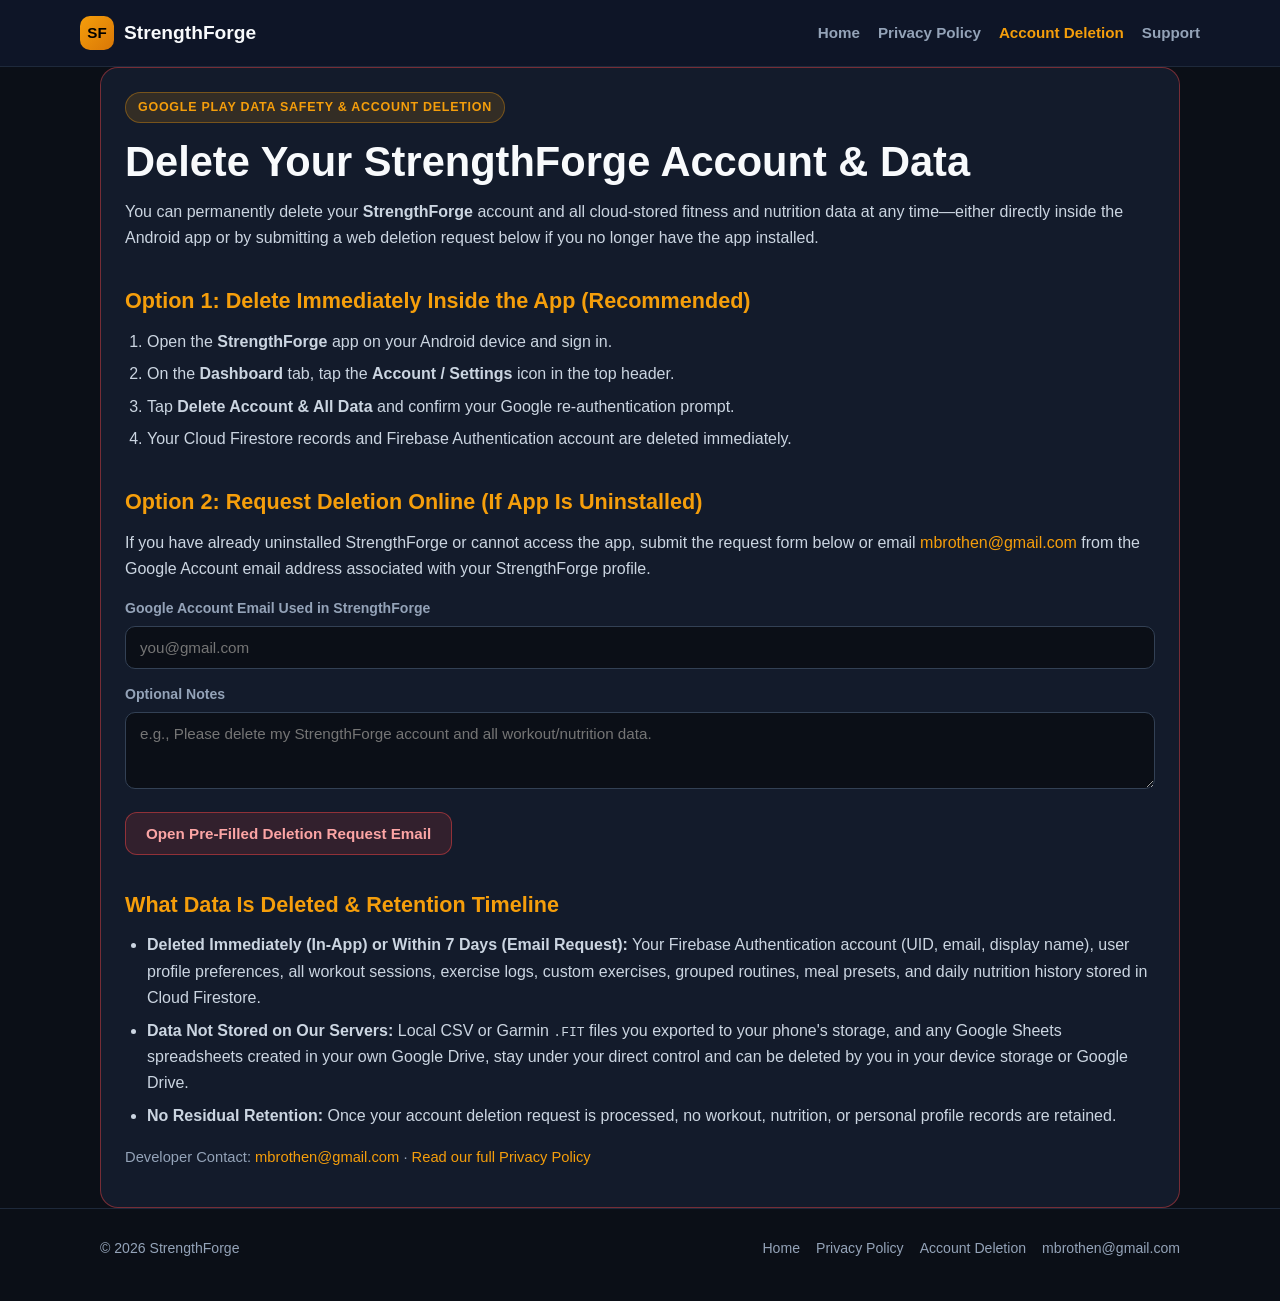
<file: docs/delete-account.html>
<!DOCTYPE html>
<html lang="en">
<head>
  <meta charset="UTF-8" />
  <meta name="viewport" content="width=device-width, initial-scale=1.0" />
  <title>Account &amp; Data Deletion — StrengthForge</title>
  <meta name="description" content="How to permanently delete your StrengthForge account and all associated workout and nutrition data." />
  <link rel="stylesheet" href="styles.css" />
</head>
<body>
  <header>
    <div class="container nav-bar">
      <a href="index.html" class="brand">
        <span class="brand-badge">SF</span>
        <span>StrengthForge</span>
      </a>
      <nav aria-label="Primary Navigation">
        <a href="index.html">Home</a>
        <a href="privacy-policy.html">Privacy Policy</a>
        <a href="delete-account.html" class="active">Account Deletion</a>
        <a href="mailto:mbrothen@gmail.com?subject=StrengthForge%20Account%20Deletion">Support</a>
      </nav>
    </div>
  </header>

  <main class="container">
    <section class="card card-danger">
      <span class="pill">Google Play Data Safety &amp; Account Deletion</span>
      <h1>Delete Your StrengthForge Account &amp; Data</h1>
      <p>
        You can permanently delete your <strong>StrengthForge</strong> account and all cloud-stored
        fitness and nutrition data at any time—either directly inside the Android app or by submitting
        a web deletion request below if you no longer have the app installed.
      </p>

      <h2>Option 1: Delete Immediately Inside the App (Recommended)</h2>
      <ol>
        <li>Open the <strong>StrengthForge</strong> app on your Android device and sign in.</li>
        <li>On the <strong>Dashboard</strong> tab, tap the <strong>Account / Settings</strong> icon in the top header.</li>
        <li>Tap <strong>Delete Account &amp; All Data</strong> and confirm your Google re-authentication prompt.</li>
        <li>Your Cloud Firestore records and Firebase Authentication account are deleted immediately.</li>
      </ol>

      <h2>Option 2: Request Deletion Online (If App Is Uninstalled)</h2>
      <p>
        If you have already uninstalled StrengthForge or cannot access the app, submit the request
        form below or email <a href="mailto:mbrothen@gmail.com">mbrothen@gmail.com</a> from the Google
        Account email address associated with your StrengthForge profile.
      </p>

      <form id="deletion-form" onsubmit="submitDeletionRequest(event)">
        <div class="form-group">
          <label for="account-email">Google Account Email Used in StrengthForge</label>
          <input
            type="email"
            id="account-email"
            name="email"
            placeholder="you@gmail.com"
            required
          />
        </div>
        <div class="form-group">
          <label for="deletion-notes">Optional Notes</label>
          <textarea
            id="deletion-notes"
            name="notes"
            rows="3"
            placeholder="e.g., Please delete my StrengthForge account and all workout/nutrition data."
          ></textarea>
        </div>
        <button type="submit" class="btn btn-danger">Open Pre-Filled Deletion Request Email</button>
      </form>

      <div id="form-feedback" class="notice" style="display: none;"></div>

      <h2>What Data Is Deleted &amp; Retention Timeline</h2>
      <ul>
        <li>
          <strong>Deleted Immediately (In-App) or Within 7 Days (Email Request):</strong>
          Your Firebase Authentication account (UID, email, display name), user profile preferences,
          all workout sessions, exercise logs, custom exercises, grouped routines, meal presets,
          and daily nutrition history stored in Cloud Firestore.
        </li>
        <li>
          <strong>Data Not Stored on Our Servers:</strong>
          Local CSV or Garmin <code>.FIT</code> files you exported to your phone's storage, and any
          Google Sheets spreadsheets created in your own Google Drive, stay under your direct control
          and can be deleted by you in your device storage or Google Drive.
        </li>
        <li>
          <strong>No Residual Retention:</strong>
          Once your account deletion request is processed, no workout, nutrition, or personal profile
          records are retained.
        </li>
      </ul>

      <p class="muted">
        Developer Contact: <a href="mailto:mbrothen@gmail.com">mbrothen@gmail.com</a> ·
        <a href="privacy-policy.html">Read our full Privacy Policy</a>
      </p>
    </section>
  </main>

  <footer>
    <div class="container footer-row">
      <span>&copy; 2026 StrengthForge</span>
      <div class="footer-links">
        <a href="index.html">Home</a>
        <a href="privacy-policy.html">Privacy Policy</a>
        <a href="delete-account.html">Account Deletion</a>
        <a href="mailto:mbrothen@gmail.com">mbrothen@gmail.com</a>
      </div>
    </div>
  </footer>

  <script>
    function submitDeletionRequest(event) {
      event.preventDefault();
      var emailInput = document.getElementById('account-email').value.trim();
      var notesInput = document.getElementById('deletion-notes').value.trim();
      if (!emailInput) return;

      var subject = encodeURIComponent('StrengthForge Account Deletion Request');
      var bodyText =
        'Hello StrengthForge Support,\n\n' +
        'Please permanently delete my StrengthForge account and all associated cloud data.\n' +
        'Account Email: ' + emailInput + '\n' +
        (notesInput ? 'Notes: ' + notesInput + '\n' : '') +
        '\nThank you.';
      var mailtoUrl = 'mailto:mbrothen@gmail.com?subject=' + subject + '&body=' + encodeURIComponent(bodyText);

      var feedback = document.getElementById('form-feedback');
      feedback.style.display = 'block';
      feedback.innerHTML =
        'Your email client should open a pre-filled deletion request for <strong>' +
        emailInput.replace(/</g, '&lt;').replace(/>/g, '&gt;') +
        '</strong>. If it does not open automatically, please email <a href="' +
        mailtoUrl +
        '">mbrothen@gmail.com</a> directly.';

      window.location.href = mailtoUrl;
    }
  </script>
</body>
</html>
</file>
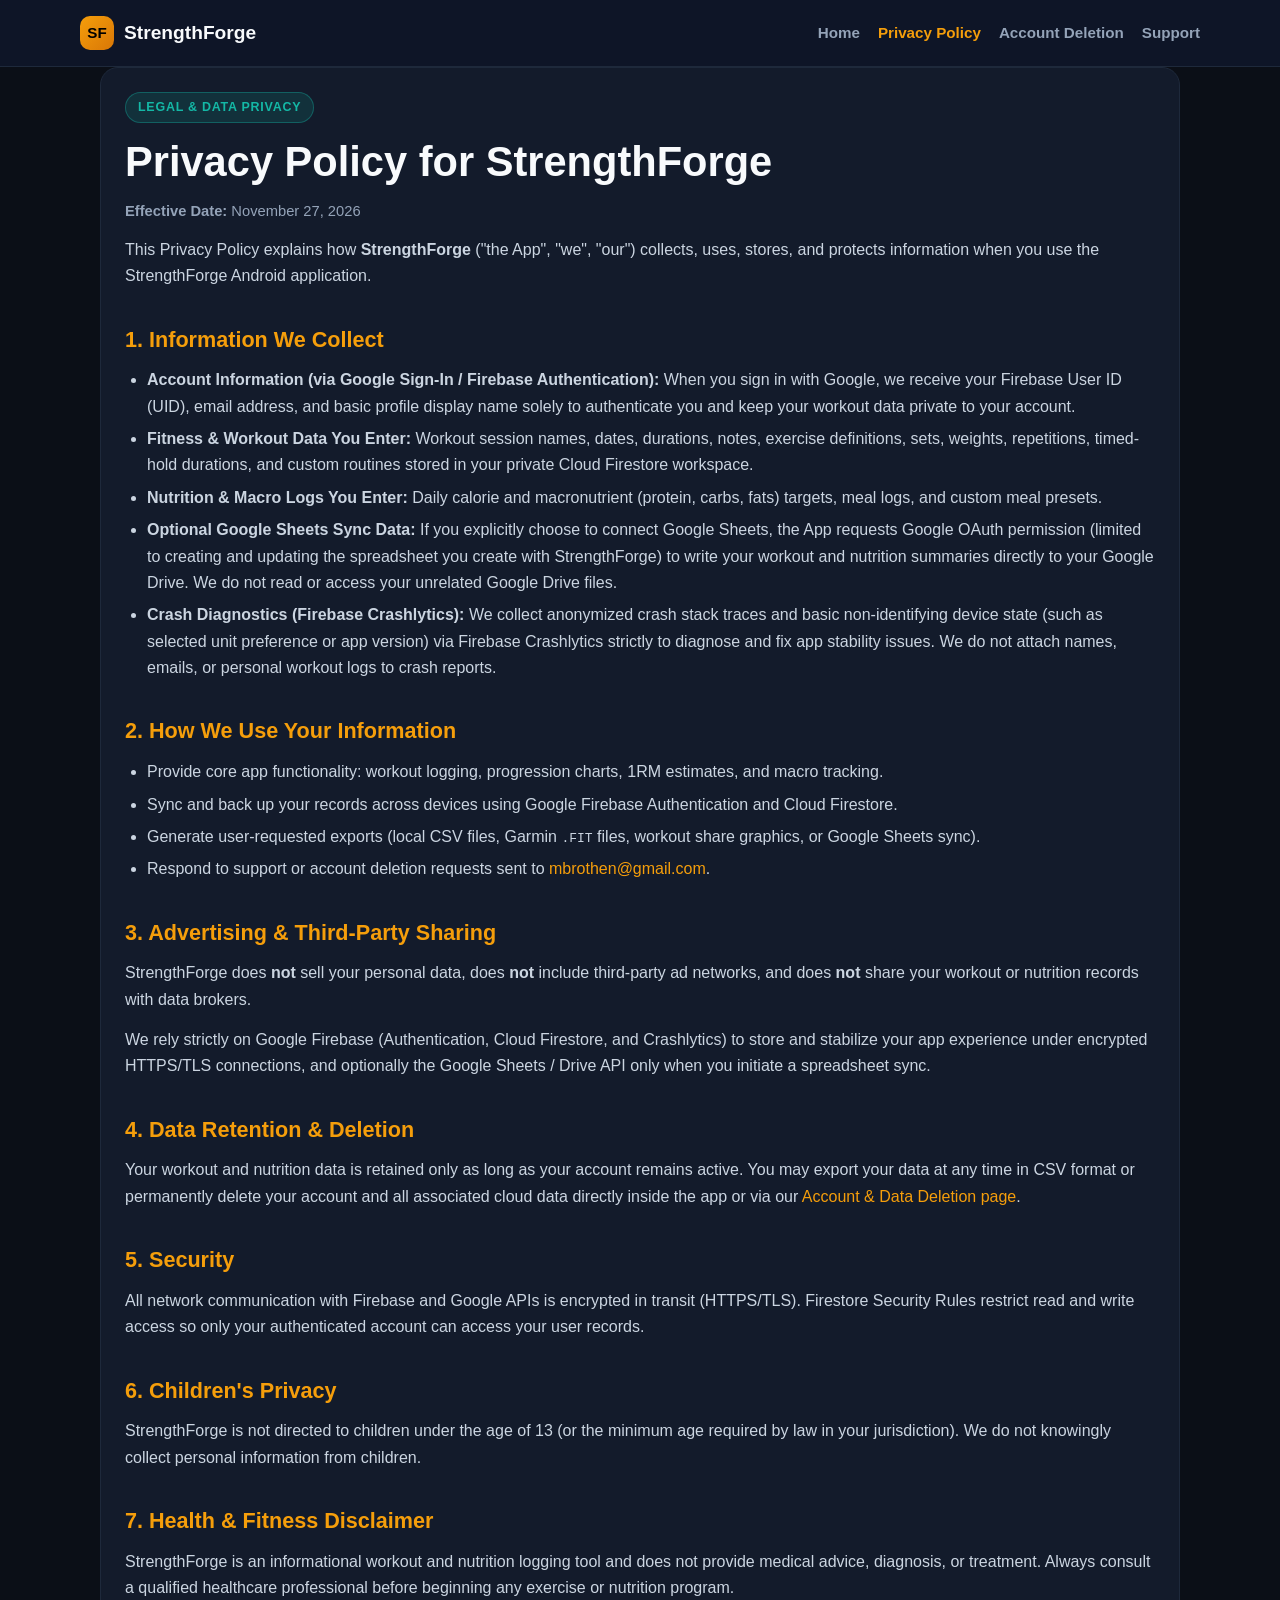
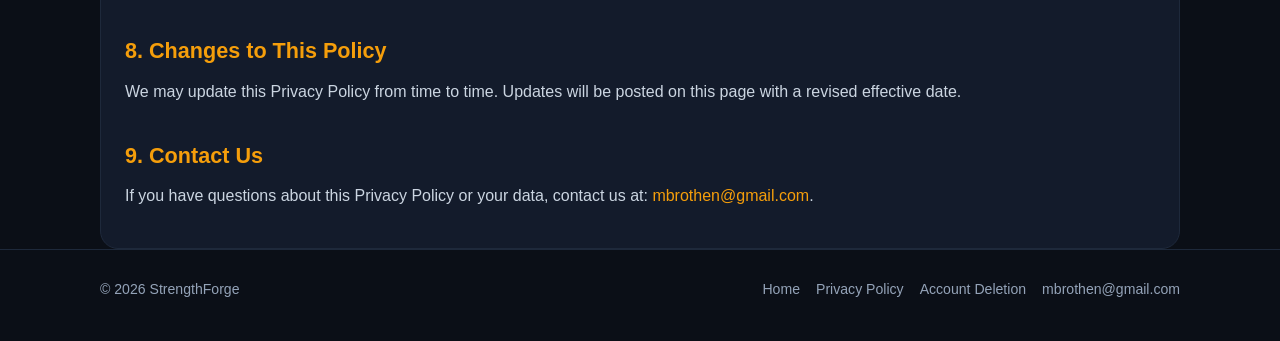
<file: docs/privacy-policy.html>
<!DOCTYPE html>
<html lang="en">
<head>
  <meta charset="UTF-8" />
  <meta name="viewport" content="width=device-width, initial-scale=1.0" />
  <title>Privacy Policy — StrengthForge</title>
  <meta name="description" content="Privacy Policy for the StrengthForge Android application." />
  <link rel="stylesheet" href="styles.css" />
</head>
<body>
  <header>
    <div class="container nav-bar">
      <a href="index.html" class="brand">
        <span class="brand-badge">SF</span>
        <span>StrengthForge</span>
      </a>
      <nav aria-label="Primary Navigation">
        <a href="index.html">Home</a>
        <a href="privacy-policy.html" class="active">Privacy Policy</a>
        <a href="delete-account.html">Account Deletion</a>
        <a href="mailto:mbrothen@gmail.com?subject=StrengthForge%20Privacy">Support</a>
      </nav>
    </div>
  </header>

  <main class="container">
    <section class="card">
      <span class="pill pill-teal">Legal &amp; Data Privacy</span>
      <h1>Privacy Policy for StrengthForge</h1>
      <p class="muted"><strong>Effective Date:</strong> November 27, 2026</p>

      <p>
        This Privacy Policy explains how <strong>StrengthForge</strong> ("the App", "we", "our")
        collects, uses, stores, and protects information when you use the StrengthForge Android
        application.
      </p>

      <h2>1. Information We Collect</h2>
      <ul>
        <li>
          <strong>Account Information (via Google Sign-In / Firebase Authentication):</strong>
          When you sign in with Google, we receive your Firebase User ID (UID), email address,
          and basic profile display name solely to authenticate you and keep your workout data
          private to your account.
        </li>
        <li>
          <strong>Fitness &amp; Workout Data You Enter:</strong>
          Workout session names, dates, durations, notes, exercise definitions, sets, weights,
          repetitions, timed-hold durations, and custom routines stored in your private Cloud Firestore workspace.
        </li>
        <li>
          <strong>Nutrition &amp; Macro Logs You Enter:</strong>
          Daily calorie and macronutrient (protein, carbs, fats) targets, meal logs, and custom meal presets.
        </li>
        <li>
          <strong>Optional Google Sheets Sync Data:</strong>
          If you explicitly choose to connect Google Sheets, the App requests Google OAuth permission
          (limited to creating and updating the spreadsheet you create with StrengthForge) to write
          your workout and nutrition summaries directly to your Google Drive. We do not read or access
          your unrelated Google Drive files.
        </li>
        <li>
          <strong>Crash Diagnostics (Firebase Crashlytics):</strong>
          We collect anonymized crash stack traces and basic non-identifying device state (such as
          selected unit preference or app version) via Firebase Crashlytics strictly to diagnose and fix
          app stability issues. We do not attach names, emails, or personal workout logs to crash reports.
        </li>
      </ul>

      <h2>2. How We Use Your Information</h2>
      <ul>
        <li>Provide core app functionality: workout logging, progression charts, 1RM estimates, and macro tracking.</li>
        <li>Sync and back up your records across devices using Google Firebase Authentication and Cloud Firestore.</li>
        <li>Generate user-requested exports (local CSV files, Garmin <code>.FIT</code> files, workout share graphics, or Google Sheets sync).</li>
        <li>Respond to support or account deletion requests sent to <a href="mailto:mbrothen@gmail.com">mbrothen@gmail.com</a>.</li>
      </ul>

      <h2>3. Advertising &amp; Third-Party Sharing</h2>
      <p>
        StrengthForge does <strong>not</strong> sell your personal data, does <strong>not</strong> include
        third-party ad networks, and does <strong>not</strong> share your workout or nutrition records
        with data brokers.
      </p>
      <p>
        We rely strictly on Google Firebase (Authentication, Cloud Firestore, and Crashlytics) to store
        and stabilize your app experience under encrypted HTTPS/TLS connections, and optionally the
        Google Sheets / Drive API only when you initiate a spreadsheet sync.
      </p>

      <h2>4. Data Retention &amp; Deletion</h2>
      <p>
        Your workout and nutrition data is retained only as long as your account remains active.
        You may export your data at any time in CSV format or permanently delete your account and all
        associated cloud data directly inside the app or via our
        <a href="delete-account.html">Account &amp; Data Deletion page</a>.
      </p>

      <h2>5. Security</h2>
      <p>
        All network communication with Firebase and Google APIs is encrypted in transit (HTTPS/TLS).
        Firestore Security Rules restrict read and write access so only your authenticated account
        can access your user records.
      </p>

      <h2>6. Children's Privacy</h2>
      <p>
        StrengthForge is not directed to children under the age of 13 (or the minimum age required
        by law in your jurisdiction). We do not knowingly collect personal information from children.
      </p>

      <h2>7. Health &amp; Fitness Disclaimer</h2>
      <p>
        StrengthForge is an informational workout and nutrition logging tool and does not provide
        medical advice, diagnosis, or treatment. Always consult a qualified healthcare professional
        before beginning any exercise or nutrition program.
      </p>

      <h2>8. Changes to This Policy</h2>
      <p>
        We may update this Privacy Policy from time to time. Updates will be posted on this page with
        a revised effective date.
      </p>

      <h2>9. Contact Us</h2>
      <p>
        If you have questions about this Privacy Policy or your data, contact us at:
        <a href="mailto:mbrothen@gmail.com">mbrothen@gmail.com</a>.
      </p>
    </section>
  </main>

  <footer>
    <div class="container footer-row">
      <span>&copy; 2026 StrengthForge</span>
      <div class="footer-links">
        <a href="index.html">Home</a>
        <a href="privacy-policy.html">Privacy Policy</a>
        <a href="delete-account.html">Account Deletion</a>
        <a href="mailto:mbrothen@gmail.com">mbrothen@gmail.com</a>
      </div>
    </div>
  </footer>
</body>
</html>
</file>
<file: docs/styles.css>
:root {
  --bg: #0b0f17;
  --surface: #131b2b;
  --surface-alt: #0f172a;
  --border: #1e293b;
  --amber: #f59e0b;
  --amber-hover: #fbbf24;
  --teal: #14b8a6;
  --green: #22c55e;
  --red: #ef4444;
  --text: #f8fafc;
  --muted: #94a3b8;
}

* {
  box-sizing: border-box;
}

html, body {
  margin: 0;
  padding: 0;
  background-color: var(--bg);
  color: var(--text);
  font-family: -apple-system, BlinkMacSystemFont, "Segoe UI", Roboto, Inter, Helvetica, Arial, sans-serif;
  line-height: 1.65;
  -webkit-font-smoothing: antialiased;
}

a {
  color: var(--amber);
  text-decoration: none;
}

a:hover {
  text-decoration: underline;
}

.container {
  max-width: 1120px;
  margin: 0 auto;
  padding: 0 20px;
}

header {
  background: rgba(15, 23, 42, 0.9);
  border-bottom: 1px solid var(--border);
  position: sticky;
  top: 0;
  backdrop-filter: blur(10px);
  z-index: 10;
}

.nav-bar {
  display: flex;
  flex-wrap: wrap;
  align-items: center;
  justify-content: space-between;
  gap: 12px;
  padding: 16px 0;
}

.brand {
  display: flex;
  align-items: center;
  gap: 10px;
  font-weight: 800;
  font-size: 1.2rem;
  color: var(--text);
}

.brand-badge {
  display: inline-flex;
  align-items: center;
  justify-content: center;
  width: 34px;
  height: 34px;
  border-radius: 10px;
  background: linear-gradient(135deg, var(--amber), #d97706);
  color: #000;
  font-weight: 900;
  font-size: 0.95rem;
}

nav {
  display: flex;
  flex-wrap: wrap;
  gap: 18px;
  font-size: 0.95rem;
  font-weight: 600;
}

nav a {
  color: var(--muted);
}

nav a.active,
nav a:hover {
  color: var(--amber);
  text-decoration: none;
}

main {
  padding: 40px 0 64px;
}

.hero {
  background: radial-gradient(circle at top right, rgba(245, 158, 11, 0.12), transparent 45%),
              linear-gradient(145deg, #131b2b 0%, #0f172a 100%);
  border: 1px solid var(--border);
  border-radius: 22px;
  padding: 38px 32px;
  margin-bottom: 40px;
  display: grid;
  grid-template-columns: 1.35fr 0.65fr;
  gap: 32px;
  align-items: center;
}

.hero-visual {
  display: flex;
  justify-content: center;
}

.hero-phone {
  width: 220px;
  max-width: 100%;
  border-radius: 28px;
  padding: 8px;
  background: linear-gradient(160deg, #334155 0%, #0f172a 100%);
  border: 1px solid #334155;
  box-shadow: 0 24px 50px rgba(0, 0, 0, 0.55), 0 0 36px rgba(245, 158, 11, 0.12);
}

.hero-phone img {
  display: block;
  width: 100%;
  height: auto;
  border-radius: 21px;
}

@media (max-width: 820px) {
  .hero {
    grid-template-columns: 1fr;
    padding: 28px 22px;
  }

  .hero-phone {
    width: 210px;
  }
}

.pill {
  display: inline-block;
  padding: 4px 12px;
  border-radius: 999px;
  font-size: 0.78rem;
  font-weight: 700;
  letter-spacing: 0.06em;
  text-transform: uppercase;
  background: rgba(245, 158, 11, 0.14);
  color: var(--amber);
  border: 1px solid rgba(245, 158, 11, 0.35);
  margin-bottom: 14px;
}

.pill-teal {
  background: rgba(20, 184, 166, 0.14);
  color: var(--teal);
  border-color: rgba(20, 184, 166, 0.35);
}

h1 {
  margin: 0 0 12px;
  font-size: clamp(1.9rem, 4vw, 2.6rem);
  line-height: 1.2;
}

h2 {
  margin: 32px 0 10px;
  font-size: 1.35rem;
  color: var(--amber);
}

h3 {
  margin: 16px 0 8px;
  font-size: 1.08rem;
  color: var(--text);
}

p {
  margin: 0 0 14px;
  color: #cbd5e1;
}

ul, ol {
  margin: 0 0 16px;
  padding-left: 22px;
  color: #cbd5e1;
}

li {
  margin-bottom: 6px;
}

.cta-row {
  display: flex;
  flex-wrap: wrap;
  gap: 12px;
  margin-top: 22px;
}

.btn {
  display: inline-flex;
  align-items: center;
  justify-content: center;
  padding: 12px 20px;
  border-radius: 12px;
  font-weight: 700;
  font-size: 0.95rem;
  border: 1px solid transparent;
  cursor: pointer;
  transition: background 0.15s ease, border-color 0.15s ease;
}

.btn-primary {
  background: var(--amber);
  color: #000;
}

.btn-primary:hover {
  background: var(--amber-hover);
  text-decoration: none;
}

.btn-secondary {
  background: var(--surface-alt);
  color: var(--teal);
  border-color: rgba(20, 184, 166, 0.5);
}

.btn-secondary:hover {
  border-color: var(--teal);
  text-decoration: none;
}

.btn-danger {
  background: rgba(239, 68, 68, 0.14);
  color: #fca5a5;
  border-color: rgba(239, 68, 68, 0.5);
}

.btn-danger:hover {
  background: rgba(239, 68, 68, 0.25);
  text-decoration: none;
}

.section-header {
  display: flex;
  flex-wrap: wrap;
  align-items: flex-end;
  justify-content: space-between;
  gap: 10px;
  margin-bottom: 18px;
}

.section-header h2 {
  margin: 0;
}

.screenshots-section {
  margin: 12px 0 42px;
}

.screenshot-gallery {
  display: grid;
  grid-template-columns: repeat(4, minmax(0, 1fr));
  gap: 16px;
}

@media (max-width: 1020px) {
  .screenshot-gallery {
    display: flex;
    overflow-x: auto;
    scroll-snap-type: x mandatory;
    padding-bottom: 12px;
    gap: 16px;
  }

  .screenshot-card {
    flex: 0 0 230px;
    scroll-snap-align: start;
  }
}

.screenshot-card {
  background: var(--surface);
  border: 1px solid var(--border);
  border-radius: 18px;
  padding: 14px;
  display: flex;
  flex-direction: column;
  gap: 12px;
  transition: transform 0.18s ease, border-color 0.18s ease;
}

.screenshot-card:hover {
  transform: translateY(-4px);
  border-color: rgba(245, 158, 11, 0.5);
}

.phone-bezel {
  position: relative;
  border-radius: 22px;
  padding: 6px;
  background: linear-gradient(165deg, #334155 0%, #090d14 100%);
  border: 1px solid #334155;
  box-shadow: 0 12px 28px rgba(0, 0, 0, 0.45);
  overflow: hidden;
  cursor: zoom-in;
  display: block;
  width: 100%;
  text-align: left;
}

.phone-bezel img {
  display: block;
  width: 100%;
  aspect-ratio: 9 / 16;
  object-fit: cover;
  object-position: top center;
  border-radius: 16px;
}

.shot-meta {
  display: flex;
  flex-direction: column;
  gap: 4px;
}

.shot-tag {
  display: inline-block;
  align-self: flex-start;
  font-size: 0.72rem;
  font-weight: 700;
  text-transform: uppercase;
  letter-spacing: 0.05em;
  color: var(--teal);
  background: rgba(20, 184, 166, 0.12);
  border: 1px solid rgba(20, 184, 166, 0.3);
  border-radius: 999px;
  padding: 2px 9px;
}

.shot-title {
  margin: 4px 0 0;
  font-size: 0.98rem;
  font-weight: 700;
  color: var(--text);
}

.shot-desc {
  margin: 0;
  font-size: 0.84rem;
  line-height: 1.45;
  color: var(--muted);
}

/* Lightbox Modal */
.lightbox {
  position: fixed;
  inset: 0;
  background: rgba(5, 8, 15, 0.9);
  backdrop-filter: blur(8px);
  display: none;
  align-items: center;
  justify-content: center;
  padding: 24px;
  z-index: 100;
}

.lightbox.open {
  display: flex;
}

.lightbox-content {
  position: relative;
  max-width: 420px;
  width: 100%;
  background: var(--surface);
  border: 1px solid #334155;
  border-radius: 24px;
  padding: 16px;
  text-align: center;
  box-shadow: 0 28px 60px rgba(0, 0, 0, 0.65);
}

.lightbox-img {
  width: 100%;
  max-height: 74vh;
  object-fit: contain;
  border-radius: 16px;
  display: block;
  margin: 0 auto 12px;
}

.lightbox-caption {
  font-weight: 700;
  font-size: 1rem;
  color: var(--text);
  margin-bottom: 4px;
}

.lightbox-sub {
  font-size: 0.88rem;
  color: var(--muted);
  margin-bottom: 12px;
}

.lightbox-controls {
  display: flex;
  justify-content: space-between;
  align-items: center;
  gap: 10px;
}

.lightbox-btn {
  min-width: 44px;
  min-height: 44px;
  padding: 8px 14px;
  border-radius: 10px;
  border: 1px solid #334155;
  background: var(--surface-alt);
  color: var(--text);
  font-weight: 700;
  cursor: pointer;
}

.lightbox-btn:hover {
  border-color: var(--amber);
  color: var(--amber);
}

.grid {
  display: grid;
  grid-template-columns: repeat(auto-fit, minmax(260px, 1fr));
  gap: 18px;
  margin: 24px 0;
}

.card {
  background: var(--surface);
  border: 1px solid var(--border);
  border-radius: 18px;
  padding: 24px;
}

.card-accent {
  border-color: rgba(20, 184, 166, 0.45);
}

.card-danger {
  border-color: rgba(239, 68, 68, 0.45);
}

.muted {
  color: var(--muted);
  font-size: 0.92rem;
}

.form-group {
  margin-bottom: 14px;
}

label {
  display: block;
  font-size: 0.88rem;
  font-weight: 600;
  color: var(--muted);
  margin-bottom: 6px;
}

input[type="email"],
input[type="text"],
textarea {
  width: 100%;
  padding: 12px 14px;
  border-radius: 10px;
  border: 1px solid #334155;
  background: #0b0f17;
  color: var(--text);
  font-size: 0.95rem;
  font-family: inherit;
}

input:focus,
textarea:focus {
  outline: none;
  border-color: var(--amber);
}

.notice {
  background: rgba(20, 184, 166, 0.1);
  border: 1px solid rgba(20, 184, 166, 0.35);
  border-radius: 12px;
  padding: 14px 16px;
  color: #ccfbf1;
  font-size: 0.92rem;
  margin: 16px 0;
}

footer {
  border-top: 1px solid var(--border);
  padding: 28px 0 40px;
  color: var(--muted);
  font-size: 0.88rem;
}

.footer-row {
  display: flex;
  flex-wrap: wrap;
  justify-content: space-between;
  gap: 14px;
  align-items: center;
}

.footer-links {
  display: flex;
  flex-wrap: wrap;
  gap: 16px;
}

.footer-links a {
  color: var(--muted);
}

.footer-links a:hover {
  color: var(--amber);
}
</file>
